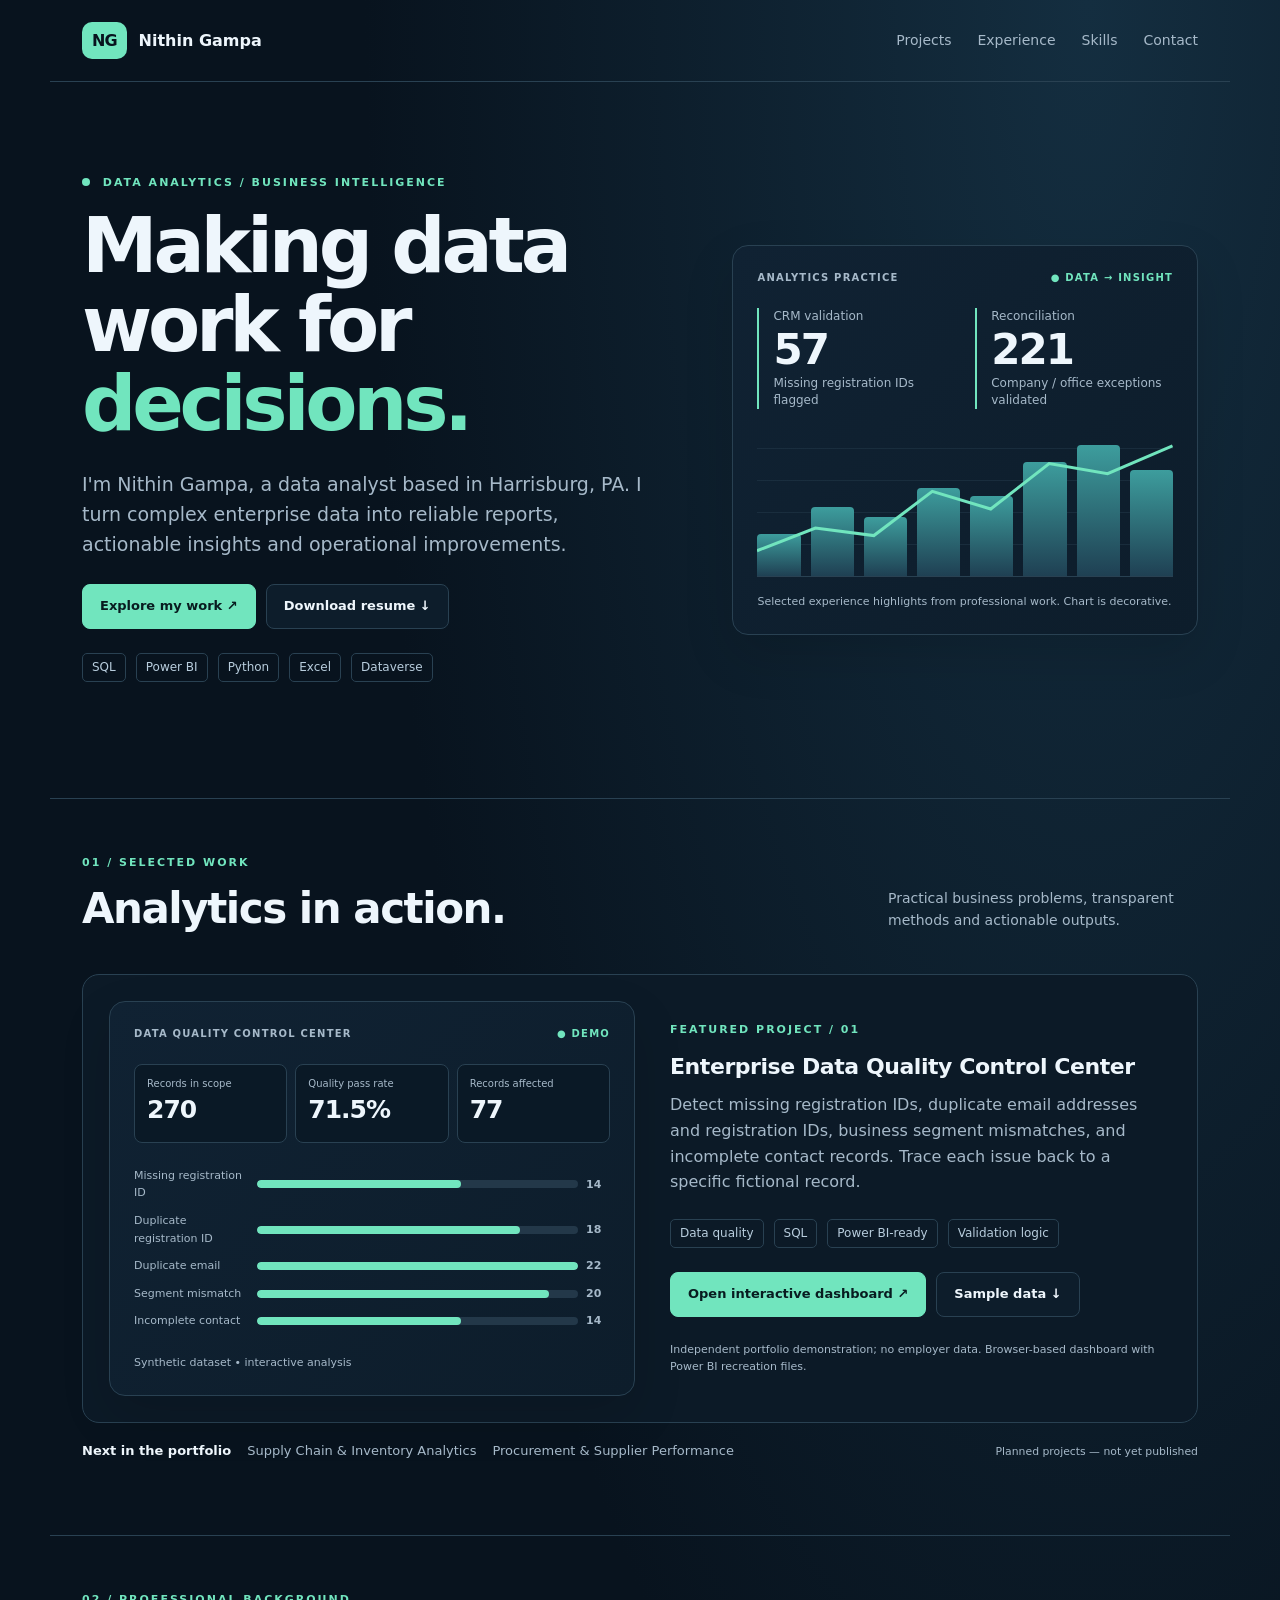
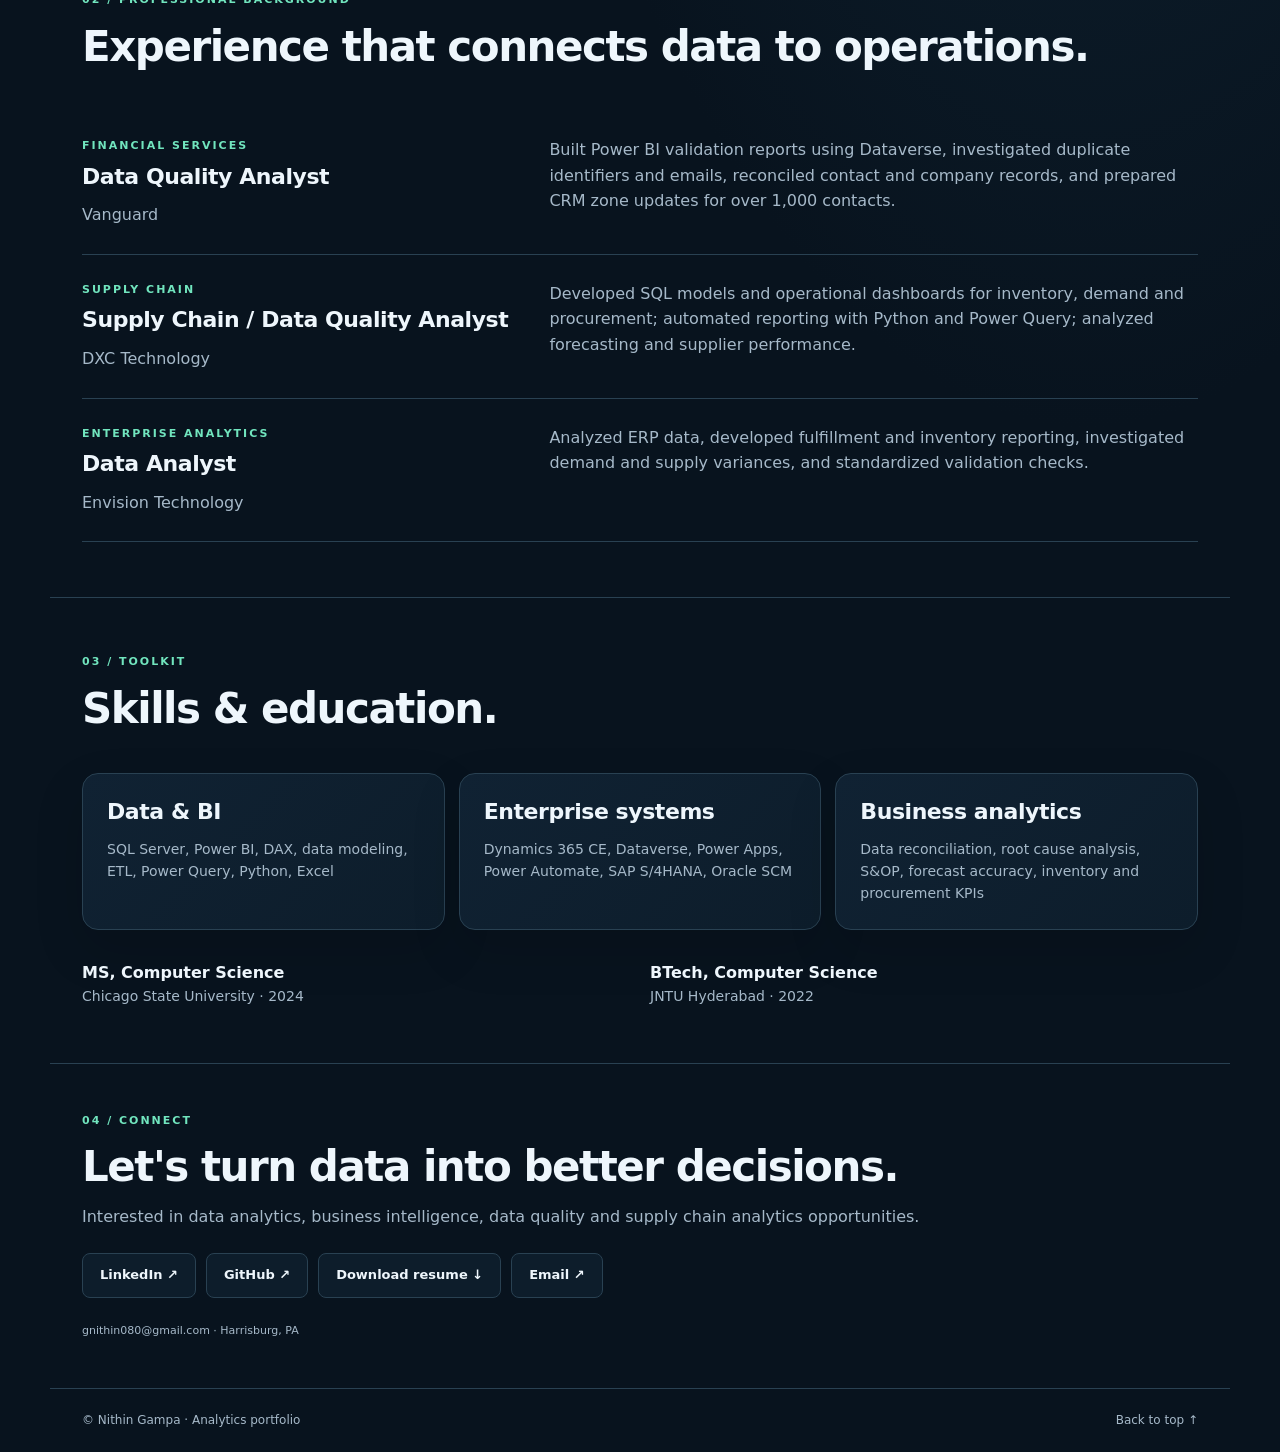
<file: index.html>
<!doctype html><html lang="en"><head><meta charset="utf-8"><meta name="viewport" content="width=device-width,initial-scale=1"><title>Nithin Gampa | Data Analyst</title><meta name="description" content="Nithin Gampa — Data analytics, business intelligence, data quality and supply chain analytics."><link rel="stylesheet" href="style.css"></head><body><header class="nav"><a class="brand" href="index.html"><span class="logo">NG</span><span>Nithin Gampa</span></a><nav><a href="#projects">Projects</a><a href="#experience">Experience</a><a href="#skills">Skills</a><a href="#contact">Contact</a></nav></header><main><section class="hero wrap"><div><p class="eyebrow"><span class="dot"></span> DATA ANALYTICS / BUSINESS INTELLIGENCE</p><h1>Making data<br>work for <em>decisions.</em></h1><p class="intro">I'm Nithin Gampa, a data analyst based in Harrisburg, PA. I turn complex enterprise data into reliable reports, actionable insights and operational improvements.</p><div class="actions"><a class="btn primary" href="#projects">Explore my work ↗</a><a class="btn" href="resume.pdf" download="Nithin_Gampa_Public_Resume.pdf">Download resume ↓</a></div><div class="tags"><span>SQL</span><span>Power BI</span><span>Python</span><span>Excel</span><span>Dataverse</span></div></div><div class="hero-card"><div class="panel-head"><span>ANALYTICS PRACTICE</span><span class="live">● DATA → INSIGHT</span></div><div class="statline"><div><small>CRM validation</small><strong>57</strong><small>Missing registration IDs flagged</small></div><div><small>Reconciliation</small><strong>221</strong><small>Company / office exceptions validated</small></div></div><div class="chartart" aria-hidden="true"><div style="--h:30%"></div><div style="--h:49%"></div><div style="--h:42%"></div><div style="--h:63%"></div><div style="--h:57%"></div><div style="--h:82%"></div><div style="--h:94%"></div><div style="--h:76%"></div><svg viewBox="0 0 320 110" preserveAspectRatio="none"><path d="M0 90 L45 72 L90 78 L135 43 L180 57 L225 21 L270 29 L320 7" fill="none" stroke="#71e5be" stroke-width="3" vector-effect="non-scaling-stroke"/></svg></div><p class="tiny">Selected experience highlights from professional work. Chart is decorative.</p></div></section><section class="wrap section" id="projects"><div class="sectionhead"><div><p class="eyebrow">01 / SELECTED WORK</p><h2>Analytics in action.</h2></div><p>Practical business problems, transparent methods and actionable outputs.</p></div><article class="project"><div class="preview"><div class="panel-head"><span>DATA QUALITY CONTROL CENTER</span><span class="live">● DEMO</span></div><div class="mini-grid"><div><small>Records in scope</small><b id="miniTotal">—</b></div><div><small>Quality pass rate</small><b id="miniRate">—</b></div><div><small>Records affected</small><b id="miniAffected">—</b></div></div><div id="miniBars" class="mini-bars"></div><div class="tiny">Synthetic dataset • interactive analysis</div></div><div class="project-copy"><p class="eyebrow">FEATURED PROJECT / 01</p><h3>Enterprise Data Quality Control Center</h3><p>Detect missing registration IDs, duplicate email addresses and registration IDs, business segment mismatches, and incomplete contact records. Trace each issue back to a specific fictional record.</p><div class="tags"><span>Data quality</span><span>SQL</span><span>Power BI-ready</span><span>Validation logic</span></div><div class="actions"><a class="btn primary" href="dashboard.html">Open interactive dashboard ↗</a><a class="btn" href="contacts.csv" download>Sample data ↓</a></div><p class="tiny">Independent portfolio demonstration; no employer data. Browser-based dashboard with Power BI recreation files.</p></div></article><div class="roadmap"><strong>Next in the portfolio</strong><span>Supply Chain & Inventory Analytics</span><span>Procurement & Supplier Performance</span><small>Planned projects — not yet published</small></div></section><section class="wrap section" id="experience"><div class="sectionhead"><div><p class="eyebrow">02 / PROFESSIONAL BACKGROUND</p><h2>Experience that connects data to operations.</h2></div></div><div class="experience"><article><div><p class="eyebrow">FINANCIAL SERVICES</p><h3>Data Quality Analyst</h3><p class="muted">Vanguard</p></div><p>Built Power BI validation reports using Dataverse, investigated duplicate identifiers and emails, reconciled contact and company records, and prepared CRM zone updates for over 1,000 contacts.</p></article><article><div><p class="eyebrow">SUPPLY CHAIN</p><h3>Supply Chain / Data Quality Analyst</h3><p class="muted">DXC Technology</p></div><p>Developed SQL models and operational dashboards for inventory, demand and procurement; automated reporting with Python and Power Query; analyzed forecasting and supplier performance.</p></article><article><div><p class="eyebrow">ENTERPRISE ANALYTICS</p><h3>Data Analyst</h3><p class="muted">Envision Technology</p></div><p>Analyzed ERP data, developed fulfillment and inventory reporting, investigated demand and supply variances, and standardized validation checks.</p></article></div></section><section class="wrap section" id="skills"><div class="sectionhead"><div><p class="eyebrow">03 / TOOLKIT</p><h2>Skills & education.</h2></div></div><div class="skill-grid"><article><h3>Data & BI</h3><p>SQL Server, Power BI, DAX, data modeling, ETL, Power Query, Python, Excel</p></article><article><h3>Enterprise systems</h3><p>Dynamics 365 CE, Dataverse, Power Apps, Power Automate, SAP S/4HANA, Oracle SCM</p></article><article><h3>Business analytics</h3><p>Data reconciliation, root cause analysis, S&amp;OP, forecast accuracy, inventory and procurement KPIs</p></article></div><div class="education"><div><b>MS, Computer Science</b><span>Chicago State University · 2024</span></div><div><b>BTech, Computer Science</b><span>JNTU Hyderabad · 2022</span></div></div></section><section id="contact" class="wrap contact"><p class="eyebrow">04 / CONNECT</p><h2>Let's turn data into better decisions.</h2><p>Interested in data analytics, business intelligence, data quality and supply chain analytics opportunities.</p><div id="profileLinks" class="actions"></div><p class="tiny" style="margin-top:18px"><a href="mailto:gnithin080@gmail.com">gnithin080@gmail.com</a> · Harrisburg, PA</p></section></main><footer class="wrap footer"><span>© Nithin Gampa · Analytics portfolio</span><a href="#">Back to top ↑</a></footer><script src="contacts.js"></script><script src="analytics.js"></script><script src="profile.js"></script><script>const s=summarize(CONTACTS.filter(r=>r.Status==='Active'));document.getElementById('miniTotal').textContent=s.total;document.getElementById('miniRate').textContent=s.rate+'%';document.getElementById('miniAffected').textContent=s.affected;document.getElementById('miniBars').innerHTML=RULES.map((r,i)=>`<div><span>${r.label}</span><i><b style="width:${s.counts[i]/Math.max(1,...s.counts)*100}%"></b></i><strong>${s.counts[i]}</strong></div>`).join('');const links=document.getElementById('profileLinks');for(const [label,url] of [['LinkedIn',PROFILE.linkedin],['GitHub',PROFILE.github],['Resume',PROFILE.resume],['Email',PROFILE.email?'mailto:'+PROFILE.email:'']]){if(url){const a=document.createElement('a');a.className='btn';a.href=url;a.textContent=label==='Resume'?'Download resume ↓':label+' ↗';if(label==='Resume')a.download='Nithin_Gampa_Public_Resume.pdf';if(label==='LinkedIn'||label==='GitHub'){a.target='_blank';a.rel='noopener noreferrer'}links.append(a)}}if(!links.children.length)links.innerHTML='<p class="tiny">Professional profile links and resume will be added once confirmed.</p>';</script></body></html>
</file>
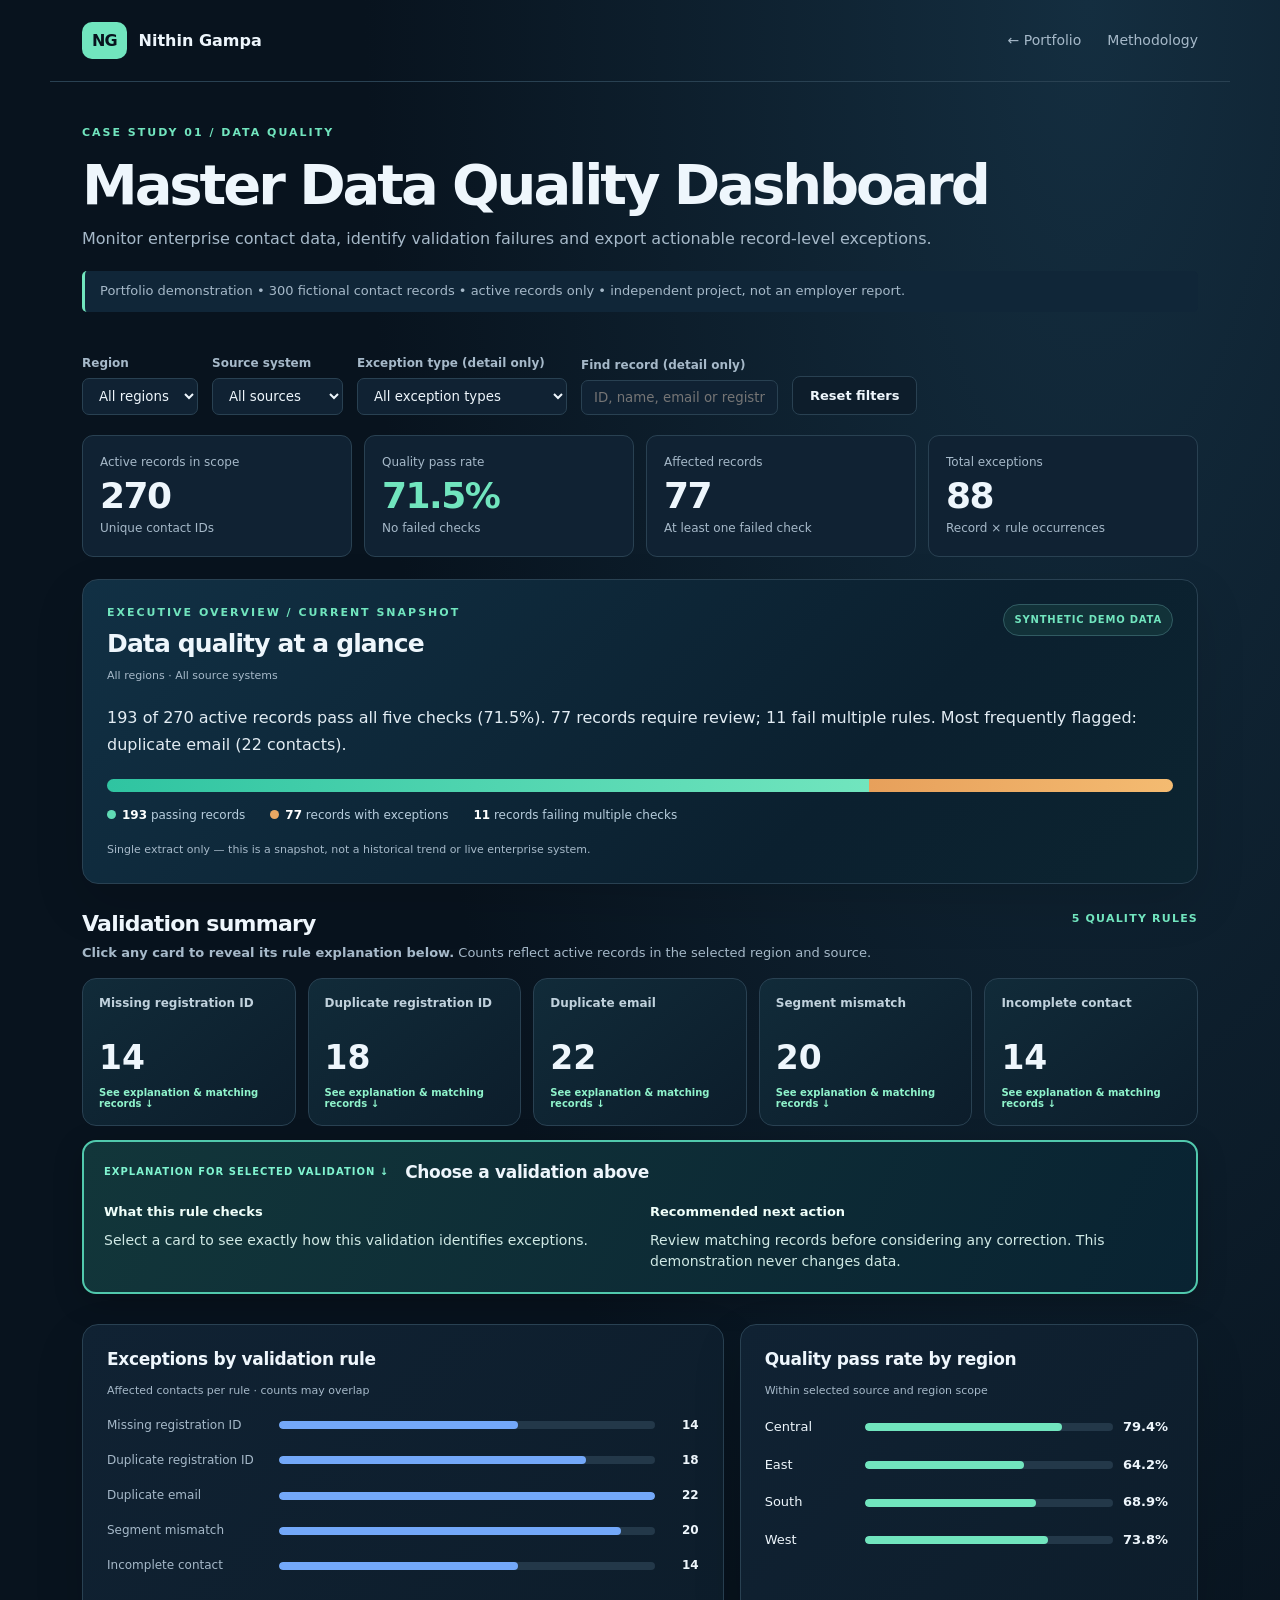
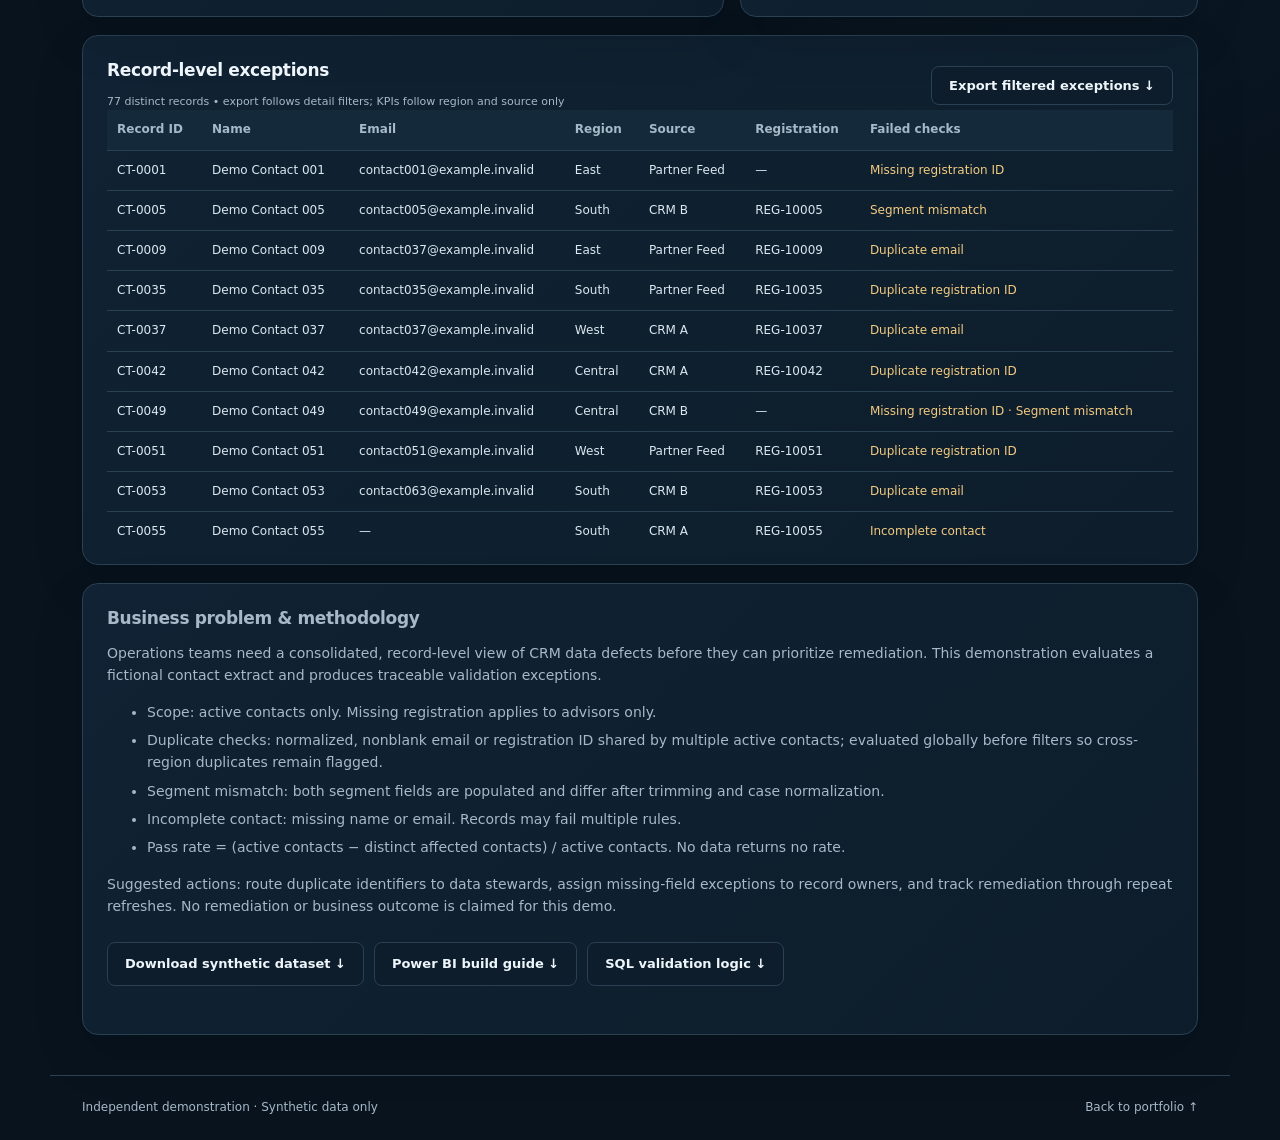
<file: dashboard.html>
<!doctype html><html lang="en"><head><meta charset="utf-8"><meta name="viewport" content="width=device-width,initial-scale=1"><title>Master Data Quality Dashboard | Nithin Gampa</title><link rel="stylesheet" href="style.css?v=20261125-explain2"></head><body><header class="nav"><a class="brand" href="index.html"><span class="logo">NG</span><span>Nithin Gampa</span></a><nav><a href="index.html#projects">← Portfolio</a><a href="#method">Methodology</a></nav></header><main class="wrap dash-footer"><section class="dash-title"><p class="eyebrow">CASE STUDY 01 / DATA QUALITY</p><h1 style="font-size:clamp(38px,5vw,56px);margin-bottom:12px">Master Data Quality Dashboard</h1><p>Monitor enterprise contact data, identify validation failures and export actionable record-level exceptions.</p><div class="notice">Portfolio demonstration • 300 fictional contact records • active records only • independent project, not an employer report.</div></section><div class="filters"><label>Region<select id="region"><option value="">All regions</option></select></label><label>Source system<select id="source"><option value="">All sources</option></select></label><label>Exception type (detail only)<select id="rule"><option value="">All exception types</option></select></label><label>Find record (detail only)<input id="search" placeholder="ID, name, email or registration"></label><button id="reset">Reset filters</button></div><div class="kpis" aria-live="polite"><div class="kpi"><small>Active records in scope</small><strong id="total">—</strong><small>Unique contact IDs</small></div><div class="kpi"><small>Quality pass rate</small><strong id="rate">—</strong><small>No failed checks</small></div><div class="kpi"><small>Affected records</small><strong id="affected">—</strong><small>At least one failed check</small></div><div class="kpi"><small>Total exceptions</small><strong id="occurrences">—</strong><small>Record × rule occurrences</small></div></div><section class="panel executive-pulse" aria-labelledby="executive-title"><div class="executive-top"><div><p class="eyebrow">EXECUTIVE OVERVIEW / CURRENT SNAPSHOT</p><h2 id="executive-title">Data quality at a glance</h2><p id="overviewScope" class="tiny">All regions · All source systems</p></div><span class="snapshot-badge">SYNTHETIC DEMO DATA</span></div><p id="overviewText" class="overview-message" aria-live="polite">Calculating quality summary…</p><div class="quality-distribution" role="img" aria-label="Distribution of passing and affected contacts"><div id="passShare" class="quality-pass" style="width:0%"></div><div id="failShare" class="quality-fail" style="width:0%"></div></div><div class="quality-legend"><span><i class="dot-pass"></i><strong id="passCount">—</strong> passing records</span><span><i class="dot-fail"></i><strong id="failCount">—</strong> records with exceptions</span><span><strong id="multiIssue">—</strong> records failing multiple checks</span></div><p class="tiny executive-note">Single extract only — this is a snapshot, not a historical trend or live enterprise system.</p></section><section class="validation-summary" aria-labelledby="validation-title"><div class="validation-heading"><div><h2 id="validation-title">Validation summary</h2><p><strong>Click any card to reveal its rule explanation below.</strong> Counts reflect active records in the selected region and source.</p></div><span class="validation-hint">5 QUALITY RULES</span></div><div id="validationCards" class="validation-cards"></div><div id="ruleExplain" class="rule-explain" tabindex="-1" aria-live="polite"><div class="rule-explain-head"><span class="rule-eyebrow">EXPLANATION FOR SELECTED VALIDATION ↓</span><h3 id="ruleTitle">Choose a validation above</h3></div><div class="rule-explain-columns"><div><strong>What this rule checks</strong><p id="ruleLogic">Select a card to see how the check identifies exceptions.</p></div><div><strong>Recommended next action</strong><p id="ruleAction">Use exception records for review; the demo does not change any CRM data.</p></div></div></div></section><div class="dashgrid"><section class="panel"><h3>Exceptions by validation rule</h3><div class="tiny">Affected contacts per rule · counts may overlap</div><div id="bars"></div></section><section class="panel"><h3>Quality pass rate by region</h3><div class="tiny">Within selected source and region scope</div><div id="regions"></div></section></div><section class="panel table-panel"><div class="table-head"><div><h3>Record-level exceptions</h3><p class="tiny" id="tableCount"></p></div><button id="export">Export filtered exceptions ↓</button></div><div class="table-scroll"><table><thead><tr><th>Record ID</th><th>Name</th><th>Email</th><th>Region</th><th>Source</th><th>Registration</th><th>Failed checks</th></tr></thead><tbody id="details"></tbody></table></div></section><section id="method" class="panel method"><h3>Business problem & methodology</h3><p>Operations teams need a consolidated, record-level view of CRM data defects before they can prioritize remediation. This demonstration evaluates a fictional contact extract and produces traceable validation exceptions.</p><ul><li>Scope: active contacts only. Missing registration applies to advisors only.</li><li>Duplicate checks: normalized, nonblank email or registration ID shared by multiple active contacts; evaluated globally before filters so cross-region duplicates remain flagged.</li><li>Segment mismatch: both segment fields are populated and differ after trimming and case normalization.</li><li>Incomplete contact: missing name or email. Records may fail multiple rules.</li><li>Pass rate = (active contacts − distinct affected contacts) / active contacts. No data returns no rate.</li></ul><p>Suggested actions: route duplicate identifiers to data stewards, assign missing-field exceptions to record owners, and track remediation through repeat refreshes. No remediation or business outcome is claimed for this demo.</p><div class="actions"><a class="btn" href="contacts.csv" download>Download synthetic dataset ↓</a><a class="btn" href="POWERBI_BUILD_GUIDE.md" download>Power BI build guide ↓</a><a class="btn" href="data_quality_validation.sql" download>SQL validation logic ↓</a></div></section></main><footer class="wrap footer"><span>Independent demonstration · Synthetic data only</span><a href="index.html">Back to portfolio ↑</a></footer><script src="contacts.js"></script><script src="analytics.js"></script><script src="dashboard.js?v=20261125-explain2"></script></body></html>
</file>
<file: style.css>
:root{--bg:#08131e;--panel:#102233;--panel2:#0d1d2b;--ink:#eef6fc;--muted:#a6b9c9;--line:#294152;--accent:#71e5be;--blue:#73a8f9}*{box-sizing:border-box}html{scroll-behavior:smooth}body{margin:0;background:radial-gradient(ellipse at 85% 0%,#142e40 0%,var(--bg) 47%);color:var(--ink);font-family:Inter,ui-sans-serif,system-ui,-apple-system,BlinkMacSystemFont,'Segoe UI',sans-serif;font-size:16px;line-height:1.6}a{color:inherit;text-decoration:none}a:focus-visible,button:focus-visible,select:focus-visible,input:focus-visible{outline:3px solid var(--accent);outline-offset:3px}.wrap,.nav{max-width:1180px;margin:auto;padding-left:32px;padding-right:32px}.nav{height:82px;display:flex;align-items:center;justify-content:space-between;border-bottom:1px solid var(--line)}.brand{display:flex;gap:12px;align-items:center;font-weight:700}.logo{background:var(--accent);color:var(--bg);font-weight:900;border-radius:10px;padding:6px 10px;letter-spacing:-1px}.nav nav{display:flex;gap:26px;color:var(--muted);font-size:14px}.nav a:hover{color:var(--accent)}.hero{display:grid;grid-template-columns:1.12fr .88fr;gap:58px;padding-top:92px;padding-bottom:92px;align-items:center}.eyebrow{font-size:11px;color:var(--accent);letter-spacing:2px;font-weight:750;margin:0 0 14px}.dot{display:inline-block;width:8px;height:8px;background:var(--accent);border-radius:50%;margin-right:7px}h1,h2,h3,p{margin-top:0}h1{font-size:clamp(45px,6.2vw,76px);line-height:1.04;letter-spacing:-.055em;margin-bottom:26px}h1 em{font-style:normal;color:var(--accent)}h2{font-size:clamp(29px,4vw,42px);line-height:1.15;letter-spacing:-.035em;margin-bottom:12px}h3{font-size:22px;line-height:1.25;letter-spacing:-.02em;margin-bottom:12px}.intro{font-size:19px;color:var(--muted);max-width:580px}.actions,.tags{display:flex;flex-wrap:wrap;gap:10px;margin:24px 0}.btn,button{display:inline-flex;align-items:center;justify-content:center;border:1px solid var(--line);padding:11px 17px;border-radius:8px;font-size:13px;font-weight:700;color:var(--ink);background:var(--panel2);cursor:pointer;font-family:inherit}.btn:hover,button:hover{border-color:var(--accent)}.primary{background:var(--accent);color:#081c20;border-color:var(--accent)}.tags span{font-size:12px;color:#b8cddd;border:1px solid var(--line);border-radius:5px;padding:4px 9px}.hero-card,.preview,.panel,.skill-grid article{background:linear-gradient(135deg,var(--panel),var(--panel2));border:1px solid var(--line);border-radius:16px;padding:24px;box-shadow:0 20px 50px #0002}.panel-head{display:flex;justify-content:space-between;gap:10px;font-size:10px;font-weight:750;letter-spacing:1.2px;color:var(--muted);margin-bottom:22px}.live{color:var(--accent);white-space:nowrap}.statline{display:grid;grid-template-columns:1fr 1fr;gap:20px}.statline>div{border-left:2px solid var(--accent);padding-left:14px}.statline strong{display:block;font-size:42px;line-height:1.2;letter-spacing:-2px}.statline small{display:block;color:var(--muted);font-size:12px;line-height:1.4}.chartart{height:140px;display:flex;align-items:flex-end;gap:10px;position:relative;margin:28px 0 16px;border-bottom:1px solid var(--line);background:repeating-linear-gradient(0deg,transparent 0 31px,#29415266 31px 32px)}.chartart div{width:12.5%;height:var(--h);background:linear-gradient(#3d9d9d,#1f4053);border-radius:4px 4px 0 0}.chartart svg{position:absolute;width:100%;height:100%;top:0;left:0}.tiny{font-size:11px;color:var(--muted);margin-bottom:0}.section{padding-top:55px;padding-bottom:55px;border-top:1px solid var(--line)}.sectionhead{display:flex;justify-content:space-between;align-items:flex-end;gap:28px;margin-bottom:28px}.sectionhead>p{max-width:310px;color:var(--muted);font-size:14px}.project{display:grid;grid-template-columns:1.05fr 1fr;gap:35px;align-items:center;background:#0c1a27;border:1px solid var(--line);padding:26px;border-radius:17px}.project-copy>p:not(.eyebrow):not(.tiny){color:var(--muted)}.mini-grid{display:grid;grid-template-columns:repeat(3,1fr);gap:8px}.mini-grid>div{background:#0a1926;border:1px solid var(--line);border-radius:8px;padding:12px}.mini-grid small{display:block;color:var(--muted);font-size:10px;line-height:1.3}.mini-grid b{display:block;font-size:25px;letter-spacing:-1px}.mini-bars{margin:24px 0}.mini-bars>div{display:grid;grid-template-columns:115px 1fr 24px;gap:8px;align-items:center;font-size:11px;margin:10px 0;color:var(--muted)}.mini-bars i,.bar-track{height:8px;border-radius:20px;background:#233849;overflow:hidden}.mini-bars i b,.bar-fill{display:block;height:100%;border-radius:20px;background:var(--accent)}.roadmap{display:flex;flex-wrap:wrap;gap:16px;align-items:center;padding:18px 0;color:var(--muted);font-size:13px}.roadmap strong{color:var(--ink)}.roadmap small{margin-left:auto}.experience article{display:grid;grid-template-columns:1fr 1.5fr;gap:35px;border-bottom:1px solid var(--line);padding:26px 0}.experience article p{margin-bottom:0;color:var(--muted)}.experience article .eyebrow{color:var(--accent);margin-bottom:8px}.muted{color:var(--muted)}.skill-grid{display:grid;grid-template-columns:repeat(3,1fr);gap:14px}.skill-grid article p{color:var(--muted);font-size:14px;margin:0}.education{display:grid;grid-template-columns:1fr 1fr;gap:20px;margin-top:30px}.education span{display:block;font-size:14px;color:var(--muted)}.contact{border-top:1px solid var(--line);padding-top:48px;padding-bottom:48px}.contact p{color:var(--muted)}.contact .eyebrow{color:var(--accent)}.footer{display:flex;justify-content:space-between;border-top:1px solid var(--line);padding-top:22px;padding-bottom:22px;font-size:12px;color:var(--muted)}.dash-title{padding-top:42px;padding-bottom:22px}.dash-title p:not(.eyebrow){color:var(--muted)}.filters{display:flex;flex-wrap:wrap;gap:14px;align-items:end;margin-bottom:20px}.filters label{font-size:12px;font-weight:650;color:var(--muted);display:grid;gap:5px}select,input{background:var(--panel);color:var(--ink);border:1px solid var(--line);font-family:inherit;padding:9px 12px;border-radius:7px;max-width:100%}.kpis{display:grid;grid-template-columns:repeat(4,1fr);gap:12px;margin-bottom:18px}.kpi{background:var(--panel);border:1px solid var(--line);padding:17px;border-radius:11px}.kpi small{display:block;color:var(--muted);font-size:12px}.kpi strong{display:block;font-size:36px;line-height:1.3;letter-spacing:-1.5px}.kpi:nth-child(2) strong{color:var(--accent)}.dashgrid{display:grid;grid-template-columns:1.4fr 1fr;gap:16px}.panel h3{font-size:17px}.bar-row{display:grid;grid-template-columns:160px 1fr 32px;gap:12px;align-items:center;font-size:12px;color:var(--muted);margin:16px 0}.bar-row strong{color:var(--ink);text-align:right}.bar-fill{background:var(--blue)}.region-row{display:grid;grid-template-columns:90px 1fr 50px;gap:10px;align-items:center;margin:17px 0;font-size:13px}.region-row .bar-fill{background:var(--accent)}.table-panel{margin:18px 0}.table-scroll{overflow:auto;max-height:430px}table{border-collapse:collapse;width:100%;font-size:12px;white-space:nowrap}th,td{text-align:left;padding:10px;border-bottom:1px solid var(--line)}th{position:sticky;top:0;background:#142a3a;color:var(--muted)}td{color:#dce8f0}td:last-child{color:#f3cb80}.table-head{display:flex;justify-content:space-between;align-items:center;gap:10px;flex-wrap:wrap}.method{font-size:14px;color:var(--muted)}.method li{margin:6px 0}.dash-footer{padding-bottom:40px}.notice{border-left:3px solid var(--accent);padding:10px 15px;background:#102638;color:var(--muted);font-size:13px;border-radius:5px;margin:20px 0}@media(max-width:800px){.wrap,.nav{padding-left:20px;padding-right:20px}.hero,.project,.dashgrid{grid-template-columns:1fr;gap:25px}.hero{padding-top:48px;padding-bottom:48px}.sectionhead{display:block}.skill-grid{grid-template-columns:1fr}.experience article{grid-template-columns:1fr;gap:8px}.kpis{grid-template-columns:1fr 1fr}.nav nav{gap:11px;font-size:12px}.brand span:last-child{display:none}.roadmap small{margin-left:0}.project{padding:14px}.hero-card,.preview,.panel{padding:17px}.bar-row{grid-template-columns:115px 1fr 22px}.education{grid-template-columns:1fr}.mini-grid b{font-size:21px}}@media(prefers-reduced-motion:reduce){html{scroll-behavior:auto}}

/* Master data quality - validation drilldowns */
.validation-summary{margin:26px 0 30px}
.validation-heading{display:flex;justify-content:space-between;align-items:start;gap:20px;margin-bottom:14px}
.validation-heading h2{font-size:22px;line-height:1.3;margin:0 0 5px;color:var(--ink)}
.validation-heading p{font-size:13px;color:var(--muted);margin:0}
.validation-hint{font-size:11px;letter-spacing:.11em;white-space:nowrap;color:var(--accent);font-weight:800}
.validation-cards{display:grid;grid-template-columns:repeat(5,minmax(0,1fr));gap:12px}
.validation-card{min-width:0;display:flex;align-items:flex-start;flex-direction:column;text-align:left;cursor:pointer;background:linear-gradient(140deg,#112b39,#0c1d2b);color:var(--ink);border:1px solid var(--line);border-radius:14px;padding:16px;transition:transform .16s,border-color .16s,background .16s;font-family:inherit}
.validation-card:hover{transform:translateY(-2px);border-color:var(--accent)}
.validation-card[aria-pressed="true"]{border-color:var(--accent);background:linear-gradient(145deg,#12463e,#0b2731)}
.validation-card-title{font-size:12px;color:#c0d1dc;line-height:1.35;min-height:34px}
.validation-card strong{font-size:33px;line-height:1.2;margin:9px 0;color:#eef6fc;font-variant-numeric:tabular-nums}
.validation-card small{font-size:10px;color:var(--muted)}
@media(max-width:900px){.validation-cards{grid-template-columns:repeat(3,minmax(0,1fr))}}
@media(max-width:570px){.validation-cards{grid-template-columns:repeat(2,minmax(0,1fr))}.validation-heading{display:block}.validation-hint{display:block;margin-top:8px}}

/* Snapshot executive overview + validation methodology */
.executive-pulse{margin:22px 0 26px;background:linear-gradient(135deg,#113044,#0b202f 68%,#0c2430)}
.executive-top{display:flex;justify-content:space-between;align-items:flex-start;gap:16px}
.executive-top h2{font-size:25px;line-height:1.3;margin:0 0 6px}
.executive-top .eyebrow{margin:0 0 7px}
.snapshot-badge{border:1px solid #315b62;color:var(--accent);background:#123239;border-radius:20px;padding:7px 10px;font-size:10px;font-weight:800;letter-spacing:.08em;white-space:nowrap}
.overview-message{color:#e2ecf3;font-size:16px;line-height:1.65;margin:21px 0}
.quality-distribution{display:flex;height:13px;width:100%;border-radius:100px;overflow:hidden;background:#293d4f}
.quality-pass{background:linear-gradient(90deg,#2fc4a1,#71e5be);transition:width .18s}
.quality-fail{background:linear-gradient(90deg,#e7a05b,#f4bb71);transition:width .18s}
.quality-legend{display:flex;flex-wrap:wrap;gap:15px 25px;margin-top:14px;font-size:12px;color:#b7cddd}
.quality-legend strong{color:white}
.quality-legend i{display:inline-block;width:9px;height:9px;border-radius:50%;margin-right:6px}
.dot-pass{background:#60dbb5}.dot-fail{background:#eaa863}
.executive-note{margin-top:16px}
.rule-explain{margin-top:14px;border:1px solid var(--line);border-radius:14px;background:#0c2030;padding:20px}
.rule-explain-head{display:flex;flex-wrap:wrap;align-items:center;gap:10px 16px;margin-bottom:13px}
.rule-explain-head h3{margin:0;font-size:17px}
.rule-eyebrow{font-size:10px;letter-spacing:.1em;font-weight:800;color:var(--accent)}
.rule-explain-columns{display:grid;grid-template-columns:1fr 1fr;gap:20px}
.rule-explain-columns strong{display:block;font-size:12px;color:#e9f5f8;margin-bottom:7px}
.rule-explain-columns p{font-size:13px;line-height:1.5;color:#b7cbd8;margin:0}
@media(max-width:650px){.executive-top{display:block}.snapshot-badge{display:inline-block;margin-top:12px}.rule-explain-columns{grid-template-columns:1fr}}

/* Explanation panel: strong emphasis, clear focus and click target. */
.rule-explain{border:2px solid #51c9ad;background:linear-gradient(115deg,#12363a,#092332);box-shadow:0 8px 30px #0003}
.rule-explain:focus{outline:3px solid #71e5be;outline-offset:3px}
.rule-explain-head{margin-bottom:19px}
.rule-eyebrow{color:#80f4d0}
.rule-explain-columns strong{font-size:13px;color:#f0fffa}
.rule-explain-columns p{color:#d0e9e5;font-size:14px}
.validation-card small{color:#8ff3cb;font-weight:700}
</file>
